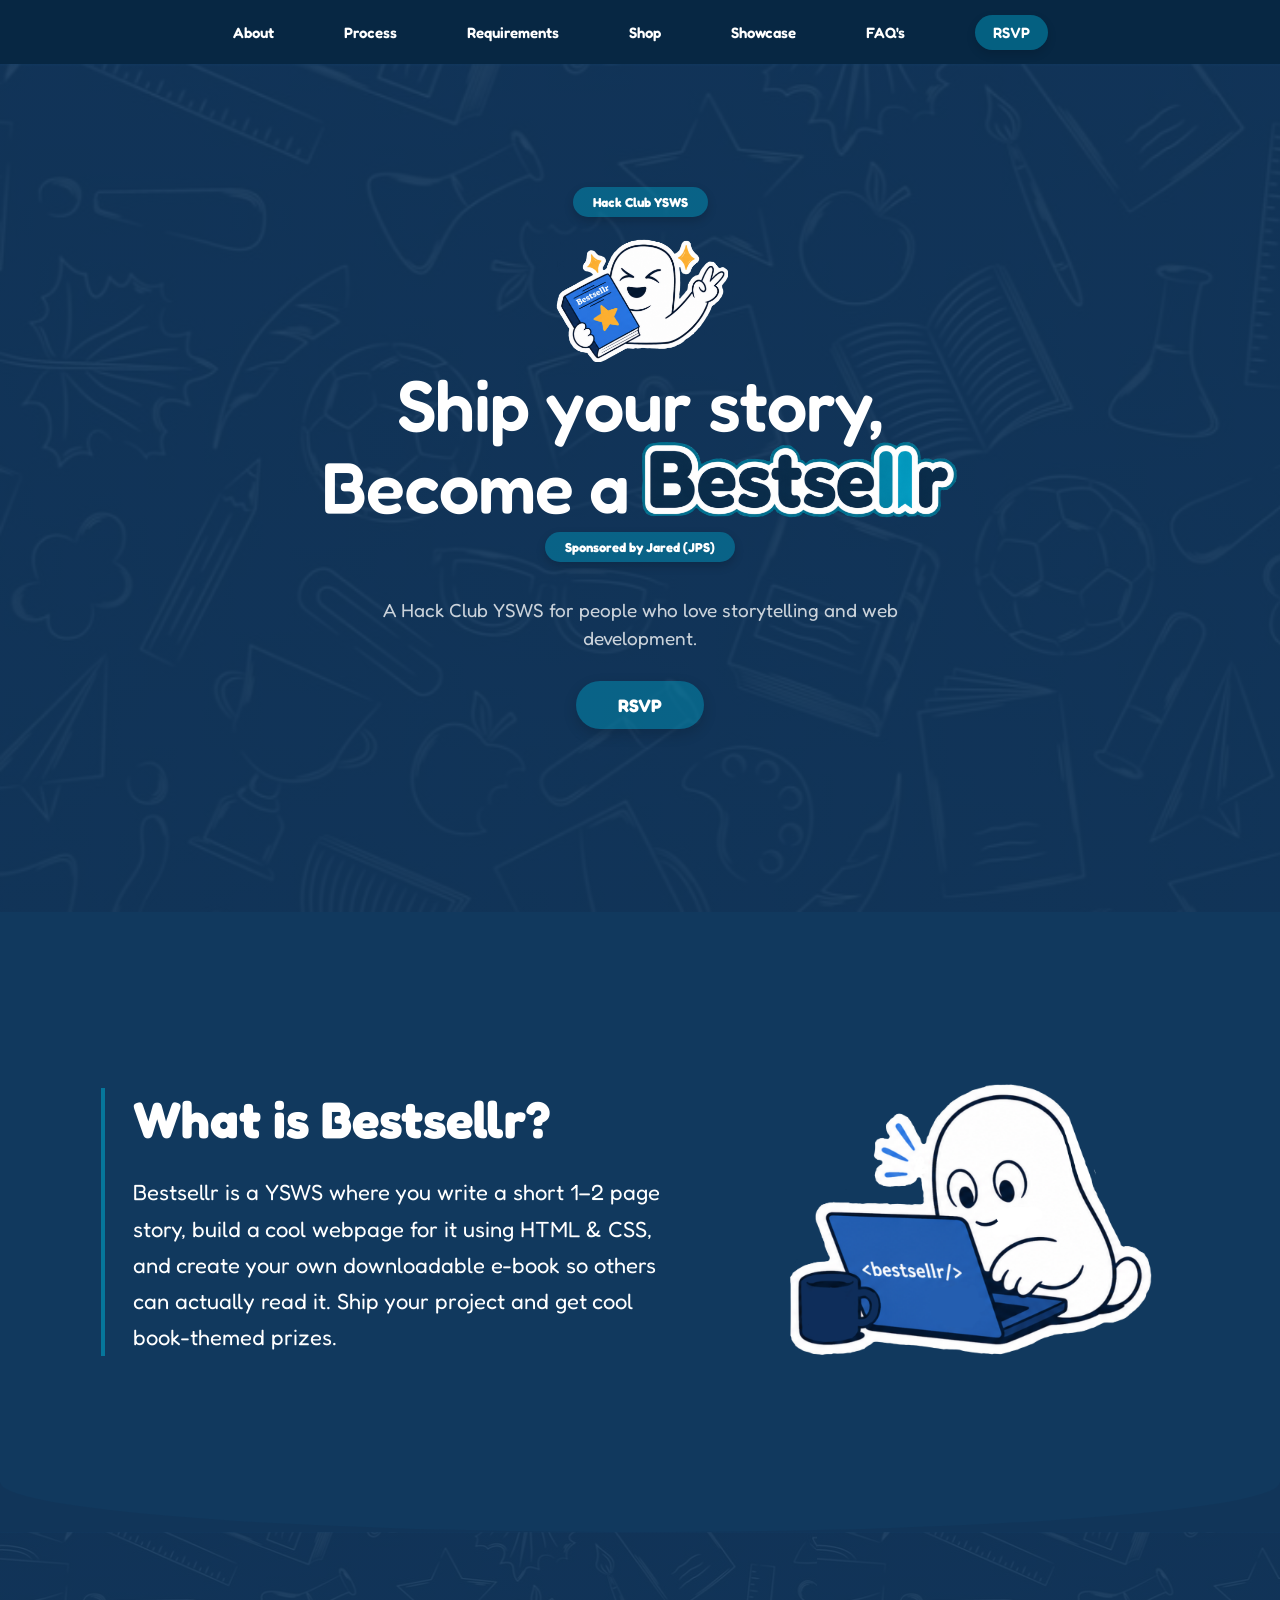
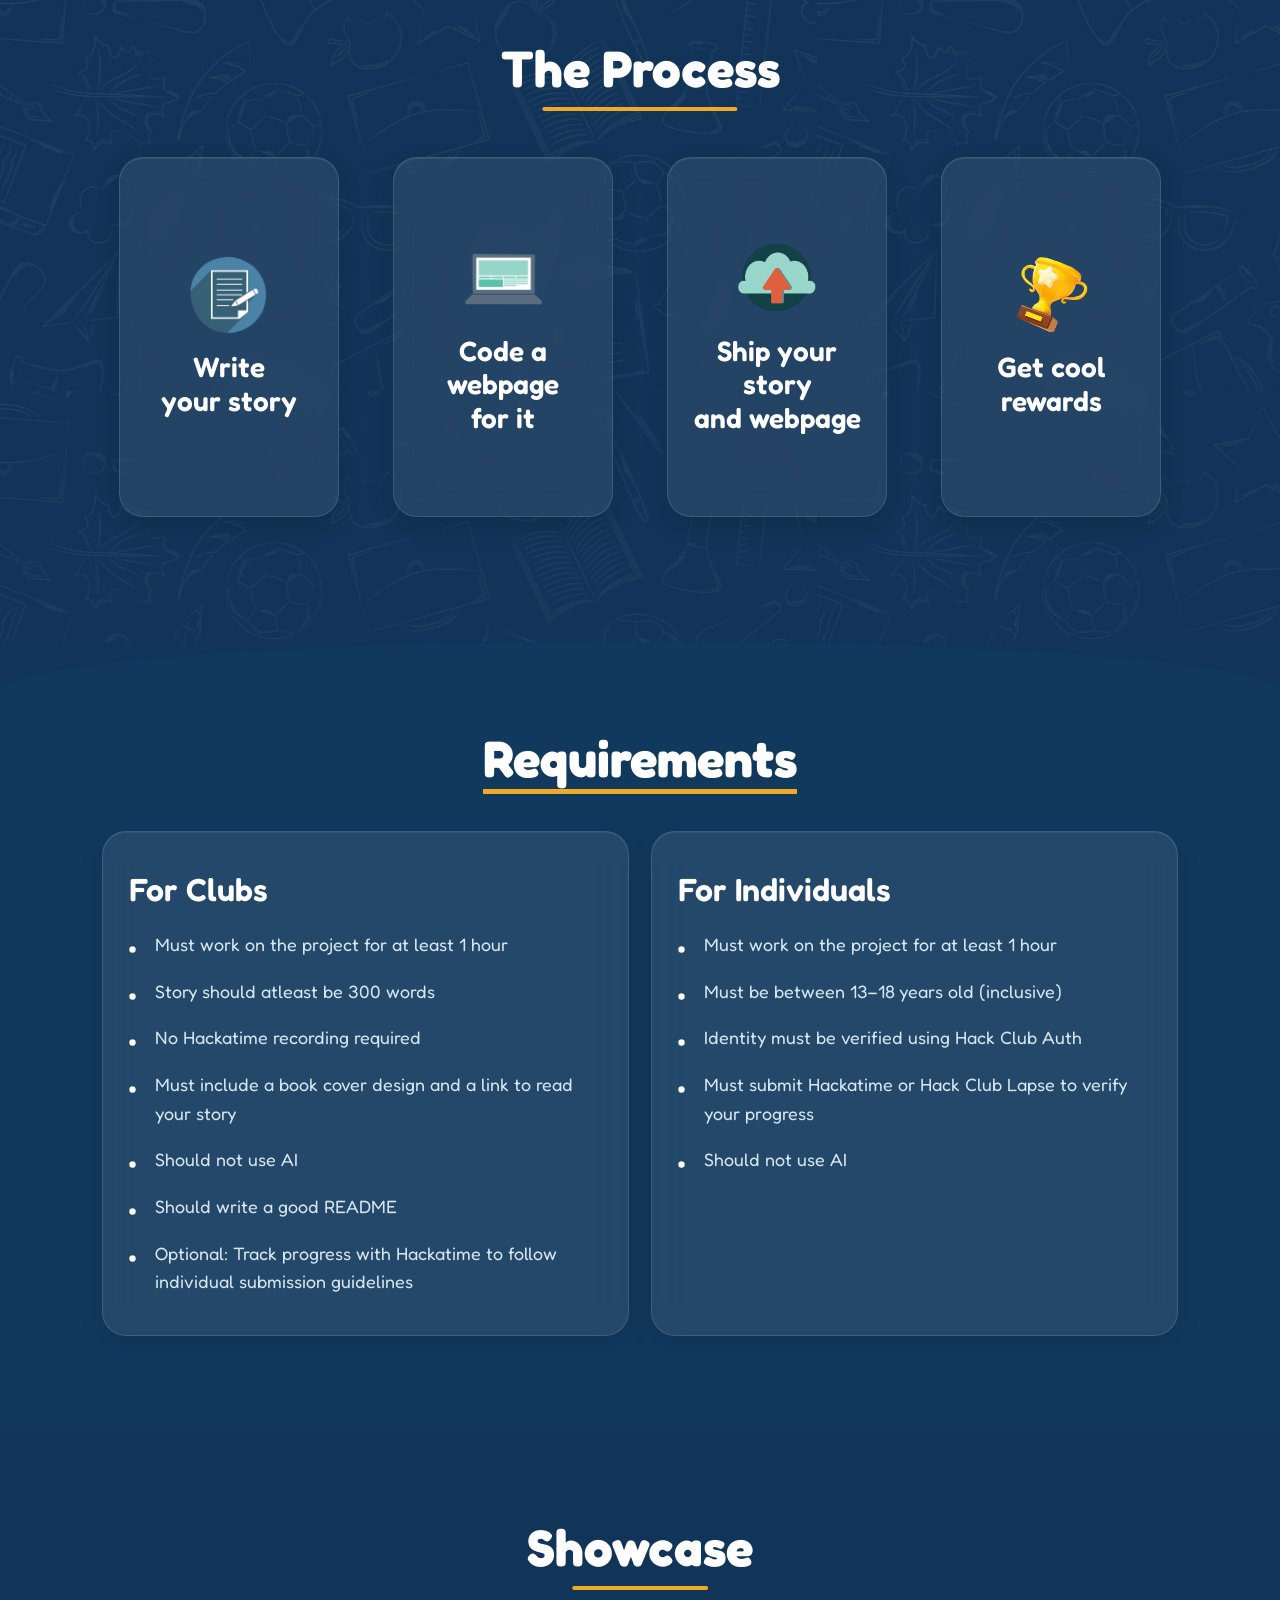
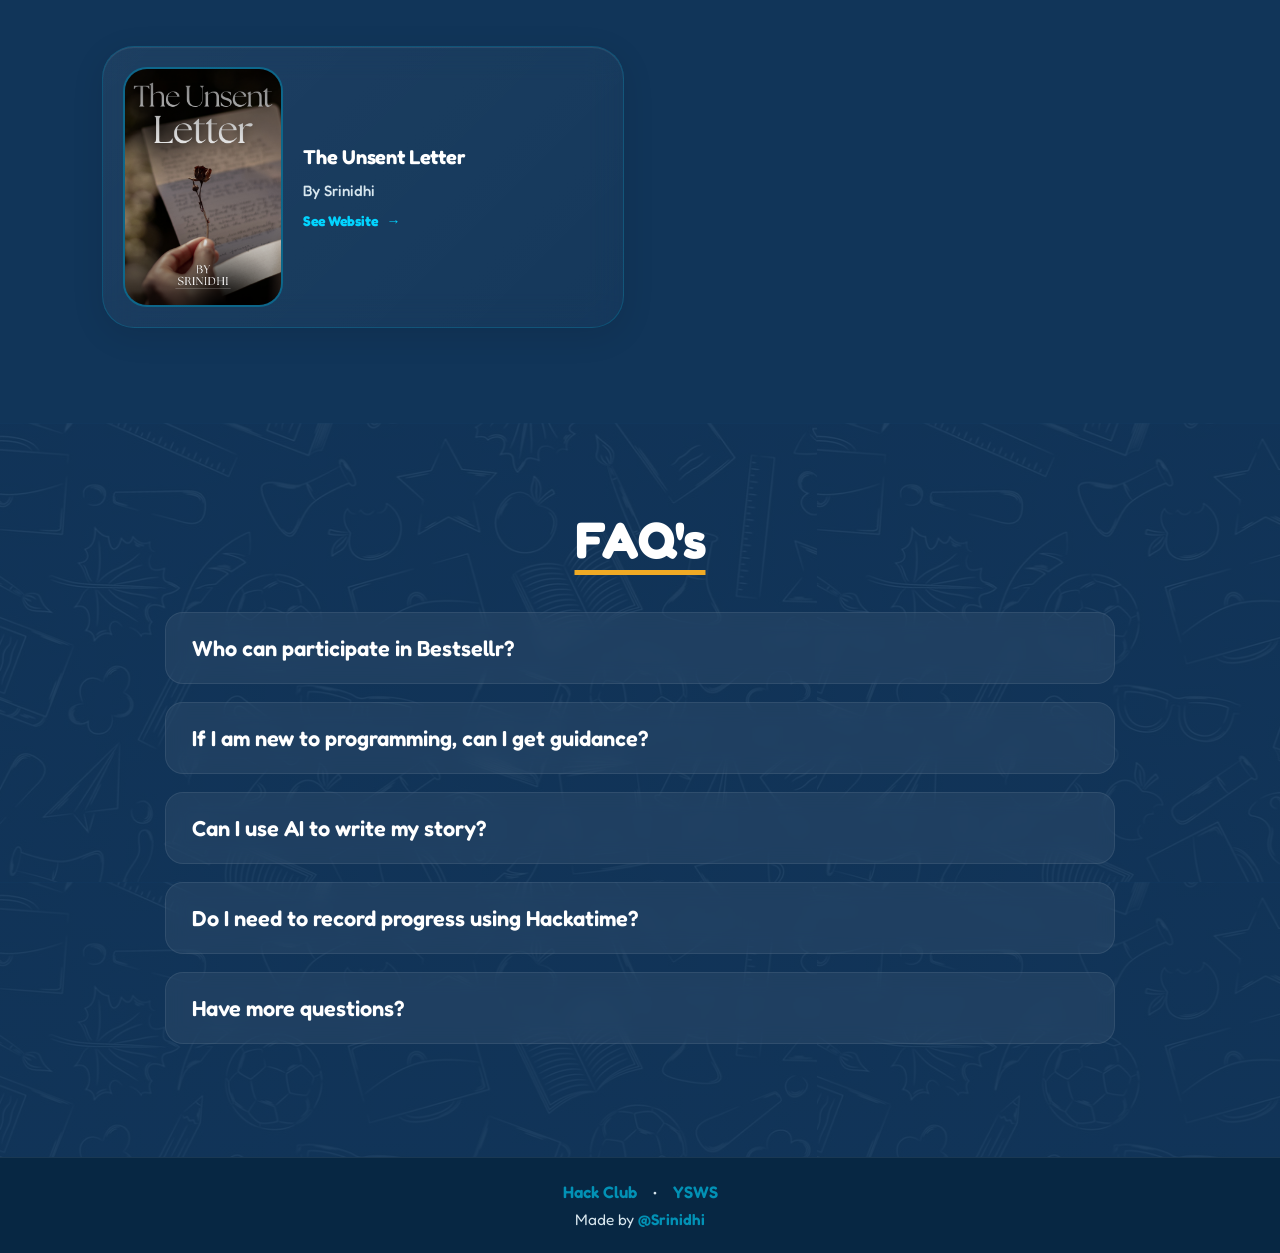
<file: index.html>
<!DOCTYPE html>
<html lang="en">

<head>
    <title>Bestsellr</title>
    <meta charset="UTF-8">
    <meta name="viewport" content="width=device-width, initial-scale=1.0">
    <link rel="stylesheet" href="style.css">
    <link rel="preconnect" href="https://fonts.googleapis.com">
    <link rel="preconnect" href="https://fonts.gstatic.com" crossorigin>
    <link href="https://fonts.googleapis.com/css2?family=Fredoka:wght@300..700&display=swap" rel="stylesheet">
</head>

<body>
    <nav class="navbar">
        <div class="logo">
            <img src="images/bestsellr-logo.png" alt="Bestsellr Logo">
        </div>
        <ul class="nav-links">
            <li><a href="#about">About</a></li>
            <li><a href="#process">Process</a></li>
            <li><a href="#requirements">Requirements</a></li>
            <li><a href="shop.html">Shop</a></li>
            <li><a href="#showcase">Showcase</a></li>
            <li><a href="#faq">FAQ's</a></li>
            <li><a href="https://rsvp.hackclub.community/bestsellr" class="nav-rsvp">RSVP</a></li>
        </ul>
    </nav>

    <header class="hero-section">
        <span class="tag">Hack Club YSWS</span>
        <img class="hero-mascot" src="images/bestsellrmascot.png" alt="Bestsellr Happy Mascot">
        <div class="hero-title">
            <h1>Ship your story,</h1>
            <div class="hero-bottom-title">
                <h1>Become a</h1>
                <img src="images/bestsellr-logo.png" alt="Bestsellr Logo">
            </div>
        </div>
        <span class="tag">Sponsored by Jared (JPS)</span>
        <p>A Hack Club YSWS for people who love storytelling and web development.</p>
        <a href="https://rsvp.hackclub.community/bestsellr" class="hero-button">RSVP</a>
    </header>

    <section class="about-bestsellr-section" id="about">
        <div class="about-text">
            <h2>What is Bestsellr?</h2>
            <p>Bestsellr is a YSWS where you write a short 1–2 page story, build a cool webpage for it using HTML & CSS, and create your own downloadable e-book so others can actually read it. Ship your project and get cool book-themed prizes.</p>
        </div>
        <img src="images/codingmascot.png" alt="Coding Mascot">
    </section>

    <section class="process-section" id="process">
        <h2>The Process</h2>
        <div class="process-cards">
            <div class="card">
                <img src="images/write.png" alt="Write Story">
                <h3>Write your story</h3>
            </div>
            <div class="card">
                <img src="images/code.png" alt="Code Website">
                <h3>Code a webpage for it</h3>
            </div>
            <div class="card">
                <img src="images/ship.png" alt="Ship Project">
                <h3>Ship your story and webpage</h3>
            </div>
            <div class="card">
                <img src="images/reward.png" alt="Rewards">
                <h3>Get cool rewards</h3>
            </div>
        </div>
    </section>

    <section id="requirements" class="requirements-section">
        <h2>Requirements</h2>
        <div class="requirements-container">
            <div class="requirement-card">
                <h3>For Clubs</h3>
                <ul class="requirement-list">
                    <li>Must work on the project for at least 1 hour</li>
                    <li>Story should atleast be 300 words</li>
                    <li>No Hackatime recording required</li>
                    <li>Must include a book cover design and a link to read your story</li>
                    <li>Should not use AI</li>
                    <li>Should write a good README</li>
                    <li>Optional: Track progress with Hackatime to follow individual submission guidelines</li>
                </ul>
            </div>
            <div class="requirement-card">
                <h3>For Individuals</h3>
                <ul class="requirement-list">
                    <li>Must work on the project for at least 1 hour</li>
                    <li>Must be between 13–18 years old (inclusive)</li>
                    <li>Identity must be verified using Hack Club Auth</li>
                    <li>Must submit Hackatime or Hack Club Lapse to verify your progress</li>
                    <li>Should not use AI</li>
                </ul>
            </div>
        </div>
    </section>
    <section class="showcase-section" id="showcase">
        <div class="showcase-header">
            <h2>Showcase</h2>
        </div>

        <div class="showcase-container">
            <div class="showcase-grid" id="showcase-grid"></div>
        </div>
    </section>
    <section class="faq-section" id="faq">
        <h2>FAQ's</h2>
        <div class="faq">
            <div class="faq-question">
                <h3>Who can participate in Bestsellr?</h3>
                <div class="faq-arrow"></div>
            </div>
            <p>Anyone aged 13–18 (inclusive) can participate. No prior experience is required.</p>
        </div>

        <div class="faq">
            <div class="faq-question">
                <h3>If I am new to programming, can I get guidance?</h3>
                <div class="faq-arrow"></div>
            </div>
            <p>Yep! You will get beginner-friendly guidance where we build a sample webpage together using basic HTML and CSS.</p>
        </div>

        <div class="faq">
            <div class="faq-question">
                <h3>Can I use AI to write my story?</h3>
                <div class="faq-arrow"></div>
            </div>
            <p>Nope! We encourage completely human-written, original, and creative stories.</p>
        </div>

        <div class="faq">
            <div class="faq-question">
                <h3>Do I need to record progress using Hackatime?</h3>
                <div class="faq-arrow"></div>
            </div>
            <p>Yep! You should submit Hackatime or Hack Club Lapse recorded project to verify your work.</p>
        </div>

        <div class="faq">
            <div class="faq-question">
                <h3>Have more questions?</h3>
                <div class="faq-arrow"></div>
            </div>
            <p>Head to #bestsellr channel in Slack and ask your question. Someone will eventually get it answered.</p>
        </div>
    </section>

    <footer>
        <div class="footer-content">
            <div class="footer-links">
                <a href="https://hackclub.com" target="_blank">Hack Club</a>
                <span class="footer-divider">•</span>
                <a href="https://ysws.hackclub.com/" target="_blank">YSWS</a>
            </div>
            <p>Made by <a href="https://github.com/SrinidhiPakalapati" target="_blank">@Srinidhi</a></p>
        </div>
    </footer>

    <script src="script.js"></script>
    <script src="showcase.js"></script>
</body>
</html>
</file>
<file: style.css>
* {
    margin: 0;
    padding: 0;
    box-sizing: border-box;
}

html {
    scroll-behavior: smooth;
}

body {
    font-family: "Fredoka", sans-serif;
    background: #113559;
    color: white;
    overflow-x: hidden;
}

.navbar {
    width: 100%;
    height: 64px;
    background-color: #072743;
    display: flex;
    justify-content: center;
    align-items: center;
    position: sticky;
    top: 0;
    z-index: 1000;
}

.logo {
    display: none;
}

.nav-links {
    list-style: none;
    display: flex;
    gap: 70px;
}

.nav-links a {
    color: #ffffff;
    text-decoration: none;
    font-size: 15px;
    font-weight: 600;
    position: relative;
    transition: 0.3s ease;
}

.nav-links a::after {
    content: "";
    position: absolute;
    left: 0;
    bottom: -5px;
    width: 0%;
    height: 2px;
    background: white;
    border-radius: 10px;
    transition: width 0.35s ease;
}

.nav-links a:hover::after {
    width: 100%;
}

.nav-rsvp {
    background: rgba(2, 145, 181, 0.55);
    padding: 8px 18px;
    border-radius: 999px;
    box-shadow: 0 4px 10px rgba(0, 0, 0, 0.14);
    transition: 0.3s ease !important;
}

.nav-rsvp:hover {
    background: rgba(2, 145, 181, 0.85);
}

.nav-rsvp::after {
    display: none;
}

.hero-section {
    width: 100%;
    min-height: calc(100vh - 52px);
    background: linear-gradient(rgba(17, 53, 89, 0.90), rgba(17, 53, 89, 0.93)), url("images/bg-pattern.png");
    background-size: cover;
    background-position: center;
    display: flex;
    flex-direction: column;
    align-items: center;
    justify-content: center;
    text-align: center;
    padding: 10px 20px 70px;
    position: relative;
}

.tag {
    background: rgba(2, 145, 181, 0.5);
    color: white;
    font-size: 13px;
    font-weight: 700;
    padding: 7px 20px;
    border-radius: 30px;
    margin-bottom: 16px;
    box-shadow: 0 4px 10px rgba(0, 0, 0, 0.18);
}

.hero-mascot {
    width: 175px;
    margin-bottom: 10px;
}

.hero-title h1 {
    font-size: clamp(44px, 6vw, 72px);
    line-height: 1.08;
    font-weight: 550;
    letter-spacing: -1px;
}

.hero-bottom-title {
    display: flex;
    align-items: flex-end;
    justify-content: center;
    gap: 10px;
    margin-top: -4px;
}

.hero-bottom-title img {
    width: clamp(190px, 26vw, 320px);
    transform: translateY(-2px);
}

.hero-section p {
    max-width: 620px;
    font-size: 19px;
    line-height: 1.5;
    color: rgba(255, 255, 255, 0.78);
    margin-top: 18px;
    margin-bottom: 28px;
}

.hero-title {
    transform: translateY(-6px);
}

.hero-button {
    background: rgba(2, 145, 181, 0.5);
    color: white;
    border: none;
    border-radius: 28px;
    padding: 13px 42px;
    font-family: "Fredoka", sans-serif;
    font-size: 18px;
    font-weight: 700;
    cursor: pointer;
    transition: 0.3s ease;
    box-shadow: 0 5px 14px rgba(0, 0, 0, 0.16);
    display: inline-block;
    text-decoration: none;
}

.hero-button:hover {
    transform: translateY(-3px);
    background: rgba(2, 145, 181, 1);
}

.about-bestsellr-section {
    width: 100%;
    min-height: 620px;
    background: #11395e;
    display: flex;
    align-items: center;
    justify-content: center;
    gap: 100px;
    padding: 90px 8%;
    position: relative;
    overflow: hidden;
    border-bottom-left-radius: 50% 50px;
    border-bottom-right-radius: 50% 50px;
}

.about-text {
    max-width: 560px;
    border-left: 4px solid rgba(2, 145, 181, 0.7);
    padding-left: 28px;
    transform: translateX(-24px);
}

.about-text h2 {
    font-size: clamp(34px, 4vw, 54px);
    margin-bottom: 24px;
}

.about-text p {
    font-size: 22px;
    line-height: 1.65;
    color: #ffffff;
}

.about-bestsellr-section img {
    width: 370px;
    position: relative;
    z-index: 2;
}

.process-section {
    width: 100%;
    background: linear-gradient(rgba(17, 53, 89, 0.90), rgba(17, 53, 89, 0.93)), url("images/bg-pattern.png");
    text-align: center;
    padding: 105px 8% 125px;
}

.process-section h2 {
    font-size: clamp(34px, 4vw, 54px);
    margin-bottom: 58px;
    position: relative;
    display: inline-block;
}

.process-section h2::after {
    content: "";
    position: absolute;
    left: 50%;
    bottom: -12px;
    transform: translateX(-50%);
    width: 70%;
    height: 4px;
    background: #f0aa25;
    border-radius: 20px;
}

.process-cards {
    max-width: 1100px;
    margin: 0 auto;
    display: grid;
    grid-template-columns: repeat(4, 1fr);
    gap: 22px;
}

.card {
    width: 100%;
    max-width: 220px;
    margin: 0 auto;
    background: rgba(255, 255, 255, 0.08);
    border: 1px solid rgba(255, 255, 255, 0.12);
    border-radius: 24px;
    min-height: 360px;
    padding: 38px 18px;
    display: flex;
    flex-direction: column;
    align-items: center;
    justify-content: center;
    transition: 0.35s ease;
    backdrop-filter: blur(14px);
    -webkit-backdrop-filter: blur(14px);
    box-shadow: 0 8px 24px rgba(0, 0, 0, 0.12), inset 0 1px 1px rgba(255, 255, 255, 0.08);
}

.card:hover {
    transform: translateY(-10px);
    background: rgba(255, 255, 255, 0.12);
    border-color: rgba(255, 255, 255, 0.18);
}

.card img {
    width: 78px;
    height: 78px;
    object-fit: contain;
    margin-bottom: 18px;
    transition: 0.3s ease;
}

.card:hover img {
    transform: scale(1.12) rotate(3deg);
}

.card h3 {
    font-size: 28px;
    line-height: 1.2;
    color: white;
    font-weight: 600;
    text-align: center;
    text-wrap: balance;
}

.requirements-section {
    width: 100%;
    background: #11395e;
    text-align: center;
    padding: 85px 8% 95px;
    border-top-left-radius: 50% 50px;
    border-top-right-radius: 50% 50px;
}

.requirements-section h2 {
    text-align: center;
    font-size: clamp(34px, 4vw, 54px);
    margin-bottom: 42px;
    text-decoration: underline;
    text-decoration-color: #f0aa25;
    text-underline-offset: 12px;
}

.requirements-container {
    max-width: 1100px;
    margin: 0 auto;
    display: grid;
    grid-template-columns: repeat(2, 1fr);
    gap: 22px;
}

.requirement-card {
    width: 100%;
    text-align: left;
    background: rgba(255, 255, 255, 0.08);
    border: 1px solid rgba(255, 255, 255, 0.12);
    border-radius: 24px;
    padding: 38px 26px;
    display: flex;
    flex-direction: column;
    align-items: flex-start;
    transition: 0.35s ease;
    backdrop-filter: blur(14px);
    -webkit-backdrop-filter: blur(14px);
    box-shadow: 0 8px 24px rgba(0, 0, 0, 0.12), inset 0 1px 1px rgba(255, 255, 255, 0.08);
}

.requirement-card:hover {
    transform: translateY(-10px);
    background: rgba(255, 255, 255, 0.12);
    border-color: rgba(255, 255, 255, 0.18);
}

.requirement-card h3 {
    font-size: clamp(24px, 2.5vw, 32px);
    color: #ffffff;
    margin-bottom: 22px;
    font-weight: 600;
}

.requirement-list {
    list-style: none;
    padding: 0;
    width: 100%;
}

.requirement-list li {
    font-size: clamp(15px, 1.4vw, 18px);
    line-height: 1.6;
    color: #d7e6ee;
    margin-bottom: 18px;
    padding-left: 26px;
    position: relative;
}

.requirement-list li:before {
    content: "•";
    position: absolute;
    left: 0;
    color: #ffffff;
    font-weight: 700;
    font-size: 22px;
}

.requirement-list li:last-child {
    margin-bottom: 0;
}

.shop-section {
    width: 100%;
    background: linear-gradient(135deg, #113559 0%, #0d2540 100%);
    padding: 40px 8%;
}

.shop-header {
    text-align: center;
    margin-bottom: 18px;
}

.shop-section h2 {
    font-size: clamp(34px, 4vw, 54px);
    margin-bottom: 8px;
    color: white;
    font-weight: 700;
    position: relative;
    display: inline-block;
}

.shop-section h2::after {
    content: "";
    position: absolute;
    left: 50%;
    bottom: -6px;
    transform: translateX(-50%);
    width: 60%;
    height: 4px;
    background: #f0aa25;
    border-radius: 20px;
}

.shop-minimal {
    max-width: 700px;
    margin: 14px auto 0;
}

.shop-minimal p {
    font-size: clamp(16px, 1.5vw, 19px);
    color: #d7e6ee;
    line-height: 1.8;
    font-weight: 400;
}

.highlight-bold {
    color: #02d4ff;
    font-weight: 700;
}

.shop-carousel {
    width: 100%;
    overflow: hidden;
    padding: 25px 0 15px 0;
    mask-image: linear-gradient(90deg, transparent 0%, black 5%, black 95%, transparent 100%);
    -webkit-mask-image: linear-gradient(90deg, transparent 0%, black 5%, black 95%, transparent 100%);
}

.shop-items-wrapper {
    display: block;
}

.shop-items {
    display: flex;
    gap: 20px;
    animation: scrollRight 45s linear infinite;
    width: fit-content;
}

.shop-items:hover {
    animation-play-state: paused;
}

.shop-card {
    min-width: 240px;
    width: 240px;
    background: linear-gradient(135deg, rgba(255, 255, 255, 0.05), rgba(255, 255, 255, 0.02));
    border: 1.5px solid rgba(2, 145, 181, 0.3);
    border-radius: 32px;
    padding: 26px 14px;
    display: flex;
    flex-direction: column;
    align-items: center;
    text-align: center;
    transition: all 0.4s cubic-bezier(0.23, 1, 0.320, 1);
    backdrop-filter: blur(16px);
    -webkit-backdrop-filter: blur(16px);
    box-shadow: 0 8px 32px rgba(0, 0, 0, 0.1), inset 0 1px 1px rgba(255, 255, 255, 0.1);
    position: relative;
    overflow: hidden;
}

.shop-card:hover {
    transform: translateY(-16px) scale(1.04);
    background: linear-gradient(135deg, rgba(255, 255, 255, 0.06), rgba(255, 255, 255, 0.03));
    border-color: rgba(2, 145, 181, 0.4);
}

.shop-card-image {
    width: 160px;
    height: 160px;
    background: linear-gradient(135deg, rgba(2, 145, 181, 0.15), rgba(2, 213, 255, 0.1));
    border-radius: 24px;
    margin-bottom: 12px;
    border: 2px solid rgba(2, 145, 181, 0.4);
    display: flex;
    align-items: center;
    justify-content: center;
    color: #0291b5;
    font-size: 14px;
    font-weight: 600;
    transition: all 0.4s ease;
    box-shadow: inset 0 0 20px rgba(2, 145, 181, 0.1);
}

.shop-card-image img {
    width: 100%;
    height: 100%;
    object-fit: contain;
    border-radius: 22px;
}

.shop-card:hover .shop-card-image {
    background: linear-gradient(135deg, rgba(2, 145, 181, 0.18), rgba(2, 213, 255, 0.1));
    border-color: rgba(2, 145, 181, 0.5);
    transform: scale(1.05);
}

.shop-card h3 {
    font-size: 18px;
    color: white;
    margin-bottom: 4px;
    font-weight: 650;
    letter-spacing: -0.3px;
}

.shop-price {
    font-size: 15px;
    color: #02d4ff;
    font-weight: 700;
    margin-top: 2px;
}

@keyframes scrollRight {
    0% {
        transform: translateX(calc(-240px * 13 - 20px * 13));
    }
    100% {
        transform: translateX(0);
    }
}

.faq-section {
    width: 100%;
    background: linear-gradient(rgba(17, 53, 89, 0.90), rgba(17, 53, 89, 0.93)), url("images/bg-pattern.png");
    padding: 85px 8% 95px;
}

.faq-section h2 {
    text-align: center;
    font-size: clamp(34px, 4vw, 54px);
    margin-bottom: 42px;
    text-decoration: underline;
    text-decoration-color: #f0aa25;
    text-underline-offset: 12px;
}

.faq {
    max-width: 950px;
    background: rgba(255, 255, 255, 0.06);
    border: 1px solid rgba(255, 255, 255, 0.08);
    margin: 18px auto;
    border-radius: 18px;
    overflow: hidden;
    cursor: pointer;
    transition: 0.3s ease;
    backdrop-filter: blur(10px);
}

.faq:hover {
    background: rgba(255, 255, 255, 0.09);
    transform: translateY(-2px);
}

.faq-question {
    width: 100%;
    padding: 22px 26px;
    display: flex;
    align-items: center;
    justify-content: space-between;
    gap: 20px;
}

.faq h3 {
    font-size: clamp(16px, 1.7vw, 22px);
    color: white;
    font-weight: 600;
}

.faq-arrow {
    font-size: 26px;
    color: #f0aa25;
    transition: 0.3s ease;
}

.faq p {
    max-height: 0;
    overflow: hidden;
    padding: 0 26px;
    font-size: clamp(15px, 1.4vw, 18px);
    line-height: 1.5;
    color: #d7e6ee;
    transition: 0.35s ease;
}

.faq.active p {
    max-height: 180px;
    padding: 0 26px 22px;
}

.faq.active .faq-arrow {
    transform: rotate(180deg);
}

footer {
    width: 100%;
    background: #072743;
    padding: 24px 8%;
    text-align: center;
    border-top: 1px solid rgba(255, 255, 255, 0.08);
}

.footer-content {
    max-width: 1100px;
    margin: 0 auto;
}

.footer-links {
    margin-bottom: 8px;
    font-size: clamp(15px, 1.3vw, 18px);
}

.footer-links a {
    color: #0291b5;
    text-decoration: none;
    font-weight: 600;
    transition: 0.3s ease;
}

.footer-links a:hover {
    color: #f0aa25;
}

.footer-divider {
    color: #d7e6ee;
    margin: 0 12px;
}

footer p {
    color: #d7e6ee;
    font-size: clamp(14px, 1.2vw, 16px);
    margin: 0;
}

footer p a {
    color: #0291b5;
    text-decoration: none;
    font-weight: 600;
    transition: 0.3s ease;
}

footer p a:hover {
    color: #f0aa25;
}

@media (max-width: 950px) {
    .about-bestsellr-section {
        flex-direction: column;
        text-align: center;
        gap: 40px;
    }

    .process-cards {
        grid-template-columns: repeat(2, 1fr);
    }

    .requirements-container {
        grid-template-columns: 1fr;
    }

    .shop-carousel {
        padding: 20px 0 12px 0;
    }

    .shop-card {
        min-width: 210px;
        width: 210px;
        padding: 22px 12px;
    }

    .shop-card-image {
        width: 140px;
        height: 140px;
    }

    .shop-card h3 {
        font-size: 16px;
    }

    .shop-price {
        font-size: 14px;
    }

    @keyframes scrollRight {
        0% {
            transform: translateX(calc(-210px * 13 - 20px * 13));
        }
        100% {
            transform: translateX(0);
        }
    }
}

@media (max-width: 600px) {
    .navbar {
        height: 50px;
    }

    .nav-links {
        gap: 30px;
    }

    .nav-links a {
        font-size: 12px;
    }

    .hero-section {
        min-height: calc(100vh - 50px);
        padding: 50px 18px;
    }

    .hero-mascot {
        width: 120px;
    }

    .hero-bottom-title {
        gap: 8px;
    }

    .about-bestsellr-section,
    .process-section,
    .faq-section {
        padding-left: 6%;
        padding-right: 6%;
    }

    .process-cards {
        grid-template-columns: 1fr;
    }

    .card {
        min-height: 190px;
    }

    .faq:hover {
        transform: none;
    }

    .requirements-section {
        padding-left: 6%;
        padding-right: 6%;
    }

    .requirement-card:hover {
        transform: none;
    }

    .shop-section {
        padding: 35px 6%;
    }

    .shop-carousel {
        padding: 18px 0 10px 0;
    }

    .shop-card {
        min-width: 170px;
        width: 170px;
        padding: 18px 10px;
        border-radius: 24px;
    }

    .shop-card:hover {
        transform: translateY(-12px) scale(1.03);
    }

    .shop-card h3 {
        font-size: 14px;
    }

    .shop-price {
        font-size: 12px;
    }

    .shop-card-image {
        width: 110px;
        height: 110px;
        border-radius: 18px;
        margin-bottom: 8px;
    }

    @keyframes scrollRight {
        0% {
            transform: translateX(calc(-170px * 13 - 20px * 13));
        }
        100% {
            transform: translateX(0);
        }
    }

    footer {
        padding: 20px 6%;
    }

    .footer-links {
        margin-bottom: 8px;
    }
}


.shop-page-section {
    width: 100%;
    background: #113559;
    padding: 80px 8%;
}

.shop-page-intro {
    text-align: center;
    margin-bottom: 60px;
    max-width: 700px;
    margin-left: auto;
    margin-right: auto;
}

.shop-page-intro h2 {
    font-size: clamp(34px, 4vw, 54px);
    margin-bottom: 24px;
    position: relative;
    display: inline-block;
}

.shop-page-intro h2::after {
    content: "";
    position: absolute;
    left: 50%;
    bottom: -12px;
    transform: translateX(-50%);
    width: 60%;
    height: 4px;
    background: #f0aa25;
    border-radius: 20px;
}

.shop-page-intro p {
    font-size: clamp(16px, 1.5vw, 19px);
    color: #d7e6ee;
    line-height: 1.8;
    margin-top: 32px;
}

.shop-grid-container {
    max-width: 1200px;
    margin: 0 auto;
}

.shop-grid {
    display: grid;
    grid-template-columns: repeat(auto-fit, minmax(280px, 1fr));
    gap: 32px;
    justify-items: center;
}


.shop-grid-card {
    background: linear-gradient(135deg, rgba(255, 255, 255, 0.05), rgba(255, 255, 255, 0.02));
    border: 1.5px solid rgba(2, 145, 181, 0.3);
    border-radius: 32px;
    padding: 32px 24px;
    display: flex;
    flex-direction: column;
    align-items: center;
    text-align: center;
    transition: all 0.4s cubic-bezier(0.23, 1, 0.320, 1);
    backdrop-filter: blur(16px);
    -webkit-backdrop-filter: blur(16px);
    box-shadow: 0 8px 32px rgba(0, 0, 0, 0.1), inset 0 1px 1px rgba(255, 255, 255, 0.1);
}

.shop-grid-card:hover {
    transform: translateY(-12px);
    background: linear-gradient(135deg, rgba(255, 255, 255, 0.08), rgba(255, 255, 255, 0.04));
    border-color: rgba(2, 145, 181, 0.5);
    box-shadow: 0 16px 40px rgba(2, 145, 181, 0.2), inset 0 1px 1px rgba(255, 255, 255, 0.1);
}

.shop-grid-image {
    width: 200px;
    height: 200px;
    background: linear-gradient(135deg, rgba(2, 145, 181, 0.15), rgba(2, 213, 255, 0.1));
    border-radius: 24px;
    margin-bottom: 24px;
    border: 2px solid rgba(2, 145, 181, 0.4);
    display: flex;
    align-items: center;
    justify-content: center;
    transition: all 0.4s ease;
    box-shadow: inset 0 0 20px rgba(2, 145, 181, 0.1);
    overflow: hidden;
}

.shop-grid-image img {
    width: 100%;
    height: 100%;
    object-fit: cover;
}

.shop-grid-card:hover .shop-grid-image {
    background: linear-gradient(135deg, rgba(2, 145, 181, 0.25), rgba(2, 213, 255, 0.15));
    border-color: rgba(2, 145, 181, 0.6);
    transform: scale(1.08);
}

.shop-grid-card h3 {
    font-size: 22px;
    color: white;
    margin-bottom: 8px;
    font-weight: 650;
    letter-spacing: -0.3px;
}

.shop-grid-price {
    font-size: 18px;
    color: #02d4ff;
    font-weight: 700;
}

.active-nav {
    color: #02d4ff !important;
}

@media (max-width: 950px) {
    .shop-page-section {
        padding: 60px 8%;
    }

    .shop-grid {
        grid-template-columns: repeat(auto-fit, minmax(240px, 1fr));
        gap: 24px;
    }

    .shop-grid-card {
        padding: 24px 18px;
    }

    .shop-grid-image {
        width: 160px;
        height: 160px;
        margin-bottom: 16px;
    }

    .shop-grid-card h3 {
        font-size: 18px;
    }

    .shop-grid-price {
        font-size: 16px;
    }
}

@media (max-width: 600px) {
    .shop-page-section {
        padding: 60px 6%;
    }

    .shop-grid {
        grid-template-columns: 1fr;
        gap: 20px;
    }

    .shop-grid-card {
        padding: 20px 16px;
    }

    .shop-grid-image {
        width: 140px;
        height: 140px;
        margin-bottom: 12px;
    }

    .shop-grid-card h3 {
        font-size: 16px;
    }

    .shop-grid-price {
        font-size: 14px;
    }
}
.shop-page-intro {
    text-align: center;
    margin-bottom: 60px;
    margin-top: 50px;
    padding-top: 50px;
    max-width: 700px;
    margin-left: auto;
    margin-right: auto;
}

.showcase-section {
    width: 100%;
    background: #113559;
    padding: 85px 8% 95px;
}

.showcase-header {
    text-align: center;
    margin-bottom: 60px;
}

.showcase-section h2 {
    font-size: clamp(34px, 4vw, 54px);
    margin-bottom: 8px;
    color: white;
    font-weight: 700;
    position: relative;
    display: inline-block;
}

.showcase-section h2::after {
    content: "";
    position: absolute;
    left: 50%;
    bottom: -12px;
    transform: translateX(-50%);
    width: 60%;
    height: 4px;
    background: #f0aa25;
    border-radius: 20px;
}

.showcase-container {
    max-width: 1200px;
    margin: 0 auto;
}

.showcase-grid {
    display: grid;
    grid-template-columns: repeat(2, 1fr);
    gap: 32px;
}

.showcase-card {
    display: grid;
    grid-template-columns: 160px 1fr;
    gap: 20px;
    background: linear-gradient(135deg, rgba(255, 255, 255, 0.05), rgba(255, 255, 255, 0.02));
    border: 1.5px solid rgba(2, 145, 181, 0.3);
    border-radius: 32px;
    padding: 20px;
    align-items: center;
    transition: border-color 0.3s ease;
    backdrop-filter: blur(16px);
    -webkit-backdrop-filter: blur(16px);
    box-shadow: 0 8px 32px rgba(0, 0, 0, 0.1), inset 0 1px 1px rgba(255, 255, 255, 0.1);
}

.showcase-card:hover {
    background: linear-gradient(135deg, rgba(255, 255, 255, 0.08), rgba(255, 255, 255, 0.04));
    border-color: rgba(2, 145, 181, 0.5);
}

.showcase-cover {
    width: 160px;
    height: 240px;
    border-radius: 24px;
    border: 2px solid rgba(2, 145, 181, 0.4);
    overflow: hidden;
    display: flex;
    align-items: center;
    justify-content: center;
    background: linear-gradient(135deg, rgba(2, 145, 181, 0.15), rgba(2, 213, 255, 0.1));
    flex-shrink: 0;
    transition: border-color 0.3s ease;
}

.showcase-cover img {
    width: 100%;
    height: 100%;
    object-fit: cover;
}

.showcase-card:hover .showcase-cover {
    border-color: rgba(2, 145, 181, 0.6);
}

.showcase-info {
    display: flex;
    flex-direction: column;
    gap: 12px;
}

.showcase-info h3 {
    font-size: 20px;
    color: white;
    margin: 0;
    font-weight: 650;
    letter-spacing: -0.3px;
}

.showcase-info p {
    font-size: 15px;
    color: #d7e6ee;
    margin: 0;
    font-weight: 500;
}

.showcase-link {
    display: inline-flex;
    align-items: center;
    gap: 8px;
    color: #02d4ff;
    text-decoration: none;
    font-size: 14px;
    font-weight: 700;
    transition: gap 0.3s ease;
    width: fit-content;
}

.showcase-link:hover {
    gap: 12px;
    color: #f0aa25;
}

.showcase-link::after {
    content: "→";
}

@media (max-width: 950px) {
    .showcase-section {
        padding: 70px 8%;
    }

    .showcase-grid {
        grid-template-columns: 1fr;
        gap: 24px;
    }

    .showcase-card {
        padding: 18px;
        gap: 16px;
    }

    .showcase-cover {
        width: 140px;
        height: 210px;
    }

    .showcase-info h3 {
        font-size: 18px;
    }

    .showcase-info p {
        font-size: 14px;
    }

    .showcase-link {
        font-size: 13px;
    }
}

@media (max-width: 600px) {
    .showcase-section {
        padding: 60px 6%;
    }

    .showcase-grid {
        gap: 20px;
    }

    .showcase-card {
        padding: 16px;
        gap: 14px;
    }

    .showcase-cover {
        width: 120px;
        height: 180px;
    }

    .showcase-info h3 {
        font-size: 16px;
    }

    .showcase-info p {
        font-size: 13px;
    }

    .showcase-link {
        font-size: 12px;
    }
}
</file>
